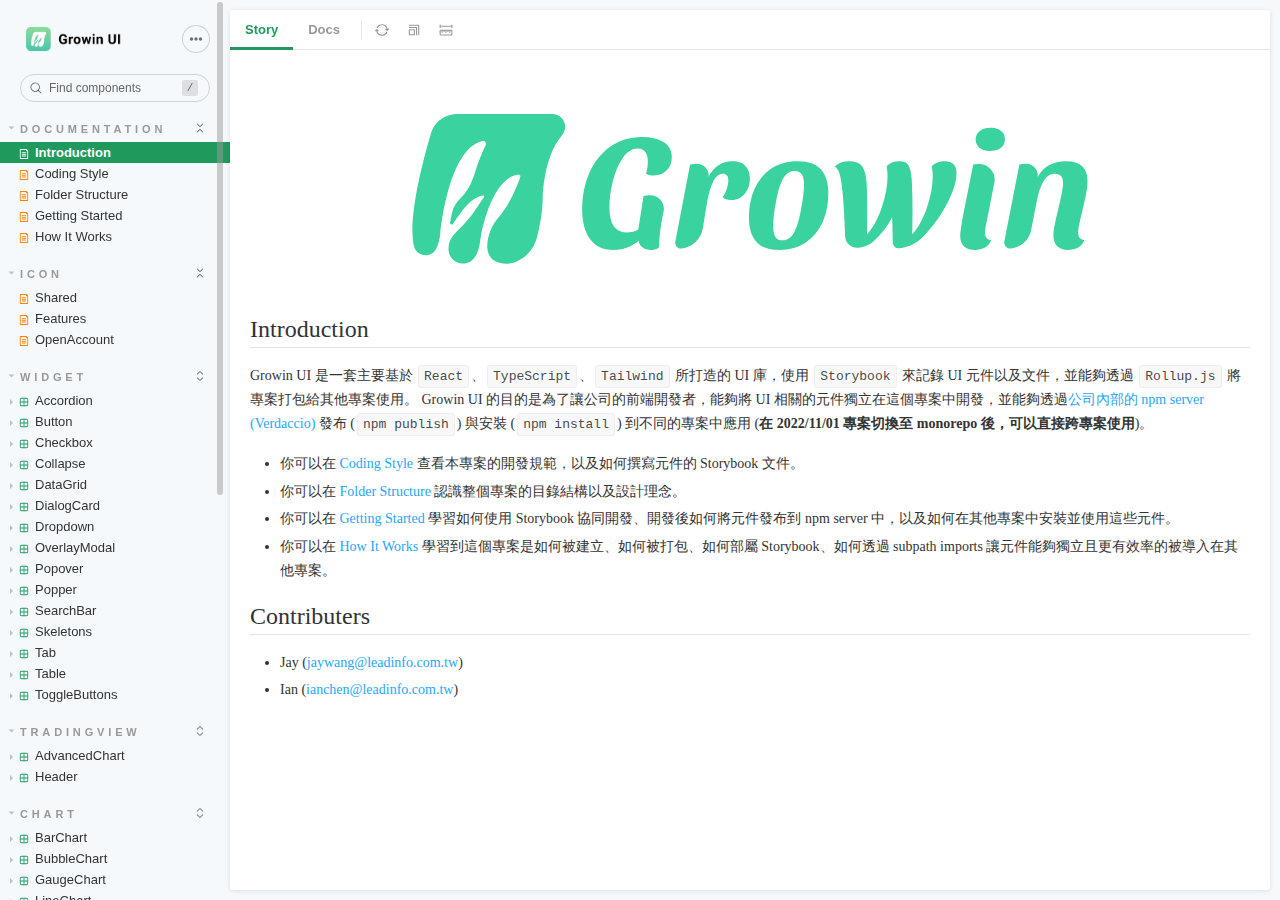
<file: index.html>
<!doctype html><html lang="en"><head><meta charset="utf-8"/><title>Webpack App</title><meta name="viewport" content="width=device-width,initial-scale=1"/><style>html, body {
    overflow: hidden;
    height: 100%;
    width: 100%;
    margin: 0;
    padding: 0;
  }

  * {
    box-sizing: border-box;
  }</style><script>/* globals window */
  /* eslint-disable no-underscore-dangle */
  try {
    if (window.top !== window) {
      window.__REACT_DEVTOOLS_GLOBAL_HOOK__ = window.top.__REACT_DEVTOOLS_GLOBAL_HOOK__;
    }
  } catch (e) {
    // eslint-disable-next-line no-console
    console.warn('unable to connect to top frame for connecting dev tools');
  }

  window.onerror = function onerror(message, source, line, column, err) {
    if (window.CONFIG_TYPE !== 'DEVELOPMENT') return;
    // eslint-disable-next-line no-var, vars-on-top
    var xhr = new window.XMLHttpRequest();
    xhr.open('POST', '/runtime-error');
    xhr.setRequestHeader('Content-Type', 'application/json;charset=UTF-8');
    xhr.send(
      JSON.stringify({
        /* eslint-disable object-shorthand */
        message: message,
        source: source,
        line: line,
        column: column,
        error: err && { message: err.message, name: err.name, stack: err.stack },
        origin: 'manager',
        /* eslint-enable object-shorthand */
      })
    );
  };</script><style>#root[hidden],
      #docs-root[hidden] {
        display: none !important;
      }</style></head><body><div id="root"></div><div id="docs-root"></div><script>window['CONFIG_TYPE'] = "PRODUCTION";
          
      
          
            window['LOGLEVEL'] = "info";
          
      
          
            window['FEATURES'] = {"postcss":true,"emotionAlias":false,"warnOnLegacyHierarchySeparator":true,"buildStoriesJson":false,"storyStoreV7":false,"modernInlineRender":false,"breakingChangesV7":false,"interactionsDebugger":false,"babelModeV7":false,"argTypeTargetsV7":false,"previewMdx2":false};
          
      
          
      
          
      
          
            window['DOCS_MODE'] = false;</script><script src="runtime~main.7b854e16344966cacca7.manager.bundle.js"></script><script src="vendors~main.25bce9409541d7ac2e86.manager.bundle.js"></script><script src="main.4fcb2f1686750a04ef5b.manager.bundle.js"></script></body></html>
</file>
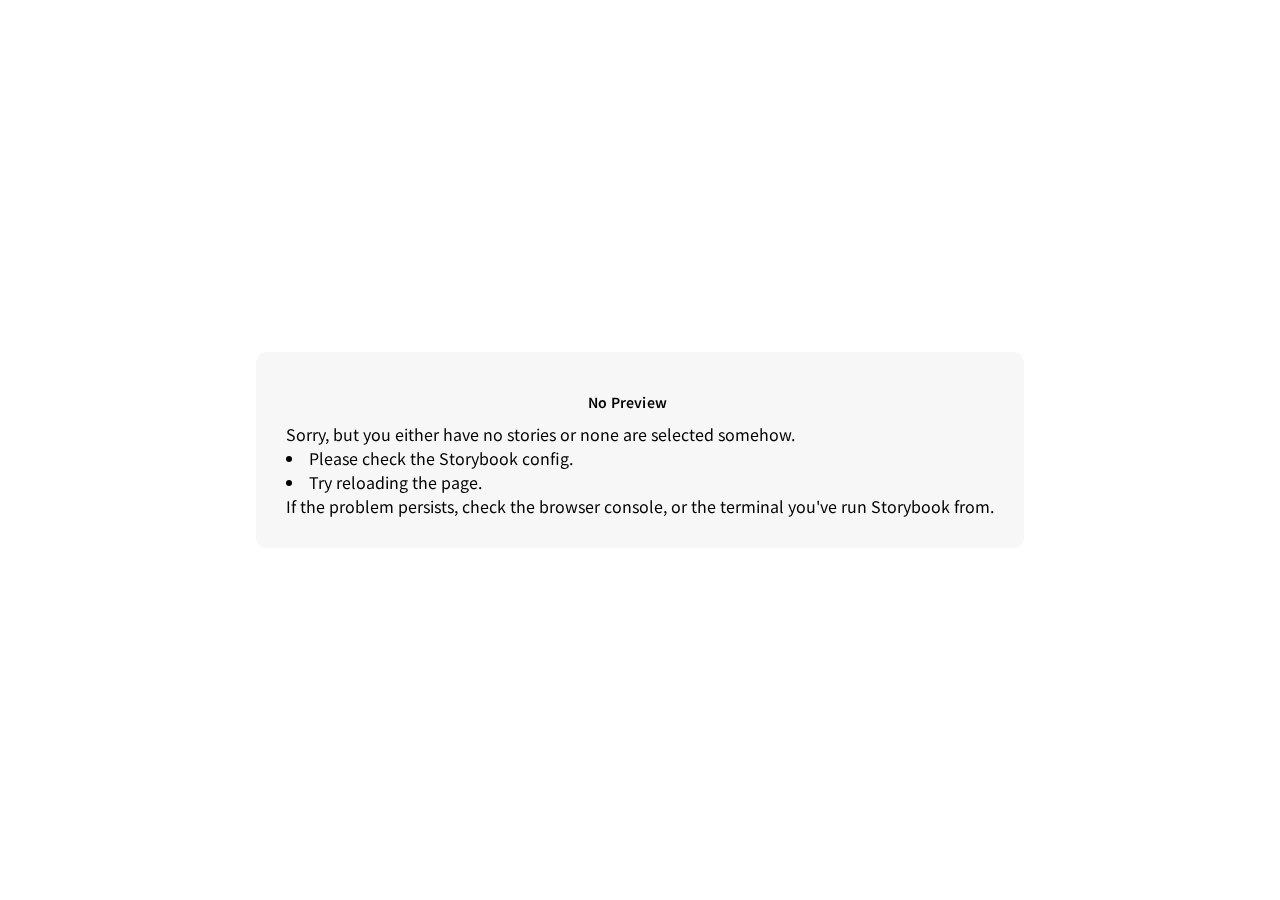
<file: iframe.html>
<!DOCTYPE html>
<!--suppress HtmlUnknownTarget -->
<html lang="en">
  <head>
    <meta charset="utf-8" />
    <title>Storybook</title>
    <meta name="viewport" content="width=device-width, initial-scale=1" />
    <script>
      window.CONFIG_TYPE = 'PRODUCTION';
      window.LOGLEVEL = 'info';
      window.FRAMEWORK_OPTIONS = {};
      window.CHANNEL_OPTIONS = {};
      window.FEATURES = {"postcss":true,"emotionAlias":false,"warnOnLegacyHierarchySeparator":true,"buildStoriesJson":false,"storyStoreV7":false,"modernInlineRender":false,"breakingChangesV7":false,"interactionsDebugger":false,"babelModeV7":false,"argTypeTargetsV7":false,"previewMdx2":false};
      window.STORIES = [{"titlePrefix":"","directory":"./src","files":"**/*.stories.@(js|jsx|ts|tsx|mdx)","importPathMatcher":"^\\.[\\\\/](?:src(?:\\/(?!\\.)(?:(?:(?!(?:^|\\/)\\.).)*?)\\/|\\/|$)(?!\\.)(?=.)[^/]*?\\.stories\\.(js|jsx|ts|tsx|mdx))$"},{"titlePrefix":"","directory":"./docs","files":"**/*.stories.mdx","importPathMatcher":"^\\.[\\\\/](?:docs(?:\\/(?!\\.)(?:(?:(?!(?:^|\\/)\\.).)*?)\\/|\\/|$)(?!\\.)(?=.)[^/]*?\\.stories\\.mdx)$"}];
      window.SERVER_CHANNEL_URL = undefined;

      // We do this so that "module && module.hot" etc. in Storybook source code
      // doesn't fail (it will simply be disabled)
      window.module = undefined;
    </script>
    <base target="_parent" />

<style>
  /* While we aren't showing the main block yet, but still preparing, we want everything the user
     has rendered, which may or may not be in #root, to be display none */
  .sb-show-preparing-story:not(.sb-show-main) > :not(.sb-preparing-story) {
    display: none;
  }

  .sb-show-preparing-docs:not(.sb-show-main) > :not(.sb-preparing-docs) {
    display: none;
  }

  /* Hide our own blocks when we aren't supposed to be showing them */
  :not(.sb-show-preparing-story) > .sb-preparing-story,
  :not(.sb-show-preparing-docs) > .sb-preparing-docs,
  :not(.sb-show-nopreview) > .sb-nopreview,
  :not(.sb-show-errordisplay) > .sb-errordisplay {
    display: none;
  }

  .sb-show-main.sb-main-centered {
    margin: 0;
    display: flex;
    align-items: center;
    min-height: 100vh;
  }

  .sb-show-main.sb-main-centered #root {
    box-sizing: border-box;
    margin: auto;
    padding: 1rem;
    max-height: 100%; /* Hack for centering correctly in IE11 */
  }

  /* Vertical centering fix for IE11 */
  @media screen and (-ms-high-contrast: none), (-ms-high-contrast: active) {
    .sb-show-main.sb-main-centered:after {
      content: '';
      min-height: inherit;
      font-size: 0;
    }
  }

  .sb-show-main.sb-main-fullscreen {
    margin: 0;
    padding: 0;
    display: block;
  }

  .sb-show-main.sb-main-padded {
    margin: 0;
    padding: 1rem;
    display: block;
    box-sizing: border-box;
  }

  .sb-wrapper {
    position: fixed;
    top: 0;
    bottom: 0;
    left: 0;
    right: 0;
    padding: 20px;
    font-family: 'Nunito Sans', -apple-system, '.SFNSText-Regular', 'San Francisco',
      BlinkMacSystemFont, 'Segoe UI', 'Helvetica Neue', Helvetica, Arial, sans-serif;
    -webkit-font-smoothing: antialiased;
    overflow: auto;
  }

  .sb-heading {
    font-size: 14px;
    font-weight: 600;
    letter-spacing: 0.2px;
    margin: 10px 0;
    padding-right: 25px;
  }

  .sb-nopreview {
    display: flex;
    align-content: center;
    justify-content: center;
  }

  .sb-nopreview_main {
    margin: auto;
    padding: 30px;
    border-radius: 10px;
    background: rgba(0, 0, 0, 0.03);
  }

  .sb-nopreview_heading {
    text-align: center;
  }

  .sb-errordisplay {
    border: 20px solid rgb(187, 49, 49);
    background: #222;
    color: #fff;
    z-index: 999999;
  }

  .sb-errordisplay_code {
    padding: 10px;
    background: #000;
    color: #eee;
    font-family: 'Operator Mono', 'Fira Code Retina', 'Fira Code', 'FiraCode-Retina', 'Andale Mono',
      'Lucida Console', Consolas, Monaco, monospace;
  }

  .sb-errordisplay pre {
    white-space: pre-wrap;
  }

  @-webkit-keyframes sb-rotate360 {
    from {
      transform: rotate(0deg);
    }
    to {
      transform: rotate(360deg);
    }
  }
  @keyframes sb-rotate360 {
    from {
      transform: rotate(0deg);
    }
    to {
      transform: rotate(360deg);
    }
  }
  @-webkit-keyframes sb-glow {
    0%,
    100% {
      opacity: 1;
    }
    50% {
      opacity: 0.4;
    }
  }
  @keyframes sb-glow {
    0%,
    100% {
      opacity: 1;
    }
    50% {
      opacity: 0.4;
    }
  }

  /* We display the preparing loaders *over* the rendering story */
  .sb-preparing-story,
  .sb-preparing-docs {
    background-color: white;
    /* Maximum possible z-index. It would be better to use stacking contexts to ensure it's always
    on top, but this isn't possible as it would require making CSS changes that could affect user code */
    z-index: 2147483647;
  }

  .sb-loader {
    -webkit-animation: sb-rotate360 0.7s linear infinite;
    animation: sb-rotate360 0.7s linear infinite;
    border-color: rgba(97, 97, 97, 0.29);
    border-radius: 50%;
    border-style: solid;
    border-top-color: #646464;
    border-width: 2px;
    display: inline-block;
    height: 32px;
    left: 50%;
    margin-left: -16px;
    margin-top: -16px;
    mix-blend-mode: difference;
    overflow: hidden;
    position: absolute;
    top: 50%;
    transition: all 200ms ease-out;
    vertical-align: top;
    width: 32px;
    z-index: 4;
  }

  .sb-previewBlock {
    background: #fff;
    border: 1px solid rgba(0, 0, 0, 0.1);
    border-radius: 4px;
    box-shadow: rgba(0, 0, 0, 0.1) 0 1px 3px 0;
    margin: 25px auto 40px;
    max-width: 600px;
  }

  .sb-previewBlock_header {
    align-items: center;
    box-shadow: rgba(0, 0, 0, 0.1) 0 -1px 0 0 inset;
    display: flex;
    gap: 14px;
    height: 40px;
    padding: 0 12px;
  }

  .sb-previewBlock_icon {
    -webkit-animation: sb-glow 1.5s ease-in-out infinite;
    animation: sb-glow 1.5s ease-in-out infinite;
    background: #e6e6e6;
    height: 14px;
    width: 14px;
  }
  .sb-previewBlock_icon:last-child {
    margin-left: auto;
  }

  .sb-previewBlock_body {
    -webkit-animation: sb-glow 1.5s ease-in-out infinite;
    animation: sb-glow 1.5s ease-in-out infinite;
    height: 182px;
    position: relative;
  }

  .sb-argstableBlock {
    border-collapse: collapse;
    border-spacing: 0;
    font-size: 13px;
    line-height: 20px;
    margin: 25px auto 40px;
    max-width: 600px;
    text-align: left;
    width: 100%;
  }
  .sb-argstableBlock th:first-of-type,
  .sb-argstableBlock td:first-of-type {
    padding-left: 20px;
  }
  .sb-argstableBlock th:nth-of-type(2),
  .sb-argstableBlock td:nth-of-type(2) {
    width: 35%;
  }
  .sb-argstableBlock th:nth-of-type(3),
  .sb-argstableBlock td:nth-of-type(3) {
    width: 15%;
  }
  .sb-argstableBlock th:last-of-type,
  .sb-argstableBlock td:last-of-type {
    width: 25%;
    padding-right: 20px;
  }
  .sb-argstableBlock th span,
  .sb-argstableBlock td span {
    -webkit-animation: sb-glow 1.5s ease-in-out infinite;
    animation: sb-glow 1.5s ease-in-out infinite;
    background-color: rgba(0, 0, 0, 0.1);
    border-radius: 0;
    box-shadow: none;
    color: transparent;
  }
  .sb-argstableBlock th {
    padding: 10px 15px;
  }

  .sb-argstableBlock-body {
    border-radius: 4px;
    box-shadow: rgba(0, 0, 0, 0.1) 0 1px 3px 1px, rgba(0, 0, 0, 0.065) 0 0 0 1px;
  }
  .sb-argstableBlock-body tr {
    background: transparent;
    overflow: hidden;
  }
  .sb-argstableBlock-body tr:not(:first-child) {
    border-top: 1px solid #e6e6e6;
  }
  .sb-argstableBlock-body tr:first-child td:first-child {
    border-top-left-radius: 4px;
  }
  .sb-argstableBlock-body tr:first-child td:last-child {
    border-top-right-radius: 4px;
  }
  .sb-argstableBlock-body tr:last-child td:first-child {
    border-bottom-left-radius: 4px;
  }
  .sb-argstableBlock-body tr:last-child td:last-child {
    border-bottom-right-radius: 4px;
  }
  .sb-argstableBlock-body td {
    background: #fff;
    padding-bottom: 10px;
    padding-top: 10px;
    vertical-align: top;
  }
  .sb-argstableBlock-body td:not(:first-of-type) {
    padding-left: 15px;
    padding-right: 15px;
  }
  .sb-argstableBlock-body button {
    -webkit-animation: sb-glow 1.5s ease-in-out infinite;
    animation: sb-glow 1.5s ease-in-out infinite;
    background-color: rgba(0, 0, 0, 0.1);
    border: 0;
    border-radius: 0;
    box-shadow: none;
    color: transparent;
    display: inline;
    font-size: 12px;
    line-height: 1;
    padding: 10px 16px;
  }

  .sb-argstableBlock-summary {
    margin-top: 4px;
  }

  .sb-argstableBlock-code {
    margin-right: 4px;
    margin-bottom: 4px;
    padding: 2px 5px;
  }
</style>

<script>
  /* globals window */
  /* eslint-disable no-underscore-dangle */
  try {
    if (window.top !== window) {
      window.__REACT_DEVTOOLS_GLOBAL_HOOK__ = window.top.__REACT_DEVTOOLS_GLOBAL_HOOK__;
      window.__VUE_DEVTOOLS_GLOBAL_HOOK__ = window.top.__VUE_DEVTOOLS_GLOBAL_HOOK__;
      window.top.__VUE_DEVTOOLS_CONTEXT__ = window.document;
    }
  } catch (e) {
    // eslint-disable-next-line no-console
    console.warn('unable to connect to top frame for connecting dev tools');
  }

  window.onerror = function onerror(message, source, line, column, err) {
    if (window.CONFIG_TYPE !== 'DEVELOPMENT') return;
    // eslint-disable-next-line no-var, vars-on-top
    var xhr = new window.XMLHttpRequest();
    xhr.open('POST', '/runtime-error');
    xhr.setRequestHeader('Content-Type', 'application/json;charset=UTF-8');
    xhr.send(
      JSON.stringify({
        /* eslint-disable object-shorthand */
        message: message,
        source: source,
        line: line,
        column: column,
        error: err && { message: err.message, name: err.name, stack: err.stack },
        origin: 'preview',
        /* eslint-enable object-shorthand */
      })
    );
  };
</script>
<link rel="preconnect" href="https://fonts.googleapis.com" />
<link rel="preconnect" href="https://fonts.gstatic.com" crossorigin />
<link
  href="https://fonts.googleapis.com/css2?family=Noto+Sans+TC:wght@400;500;700&display=swap"
  rel="stylesheet"
/>

    <script type="module" crossorigin src="./assets/iframe-24b8a559.js"></script>
    <link rel="modulepreload" crossorigin href="./assets/index-f61793b6.js">
    <link rel="modulepreload" crossorigin href="./assets/index-681e4b07-023528ef.js">
    <link rel="modulepreload" crossorigin href="./assets/es.number.is-integer-b3ce7f57.js">
    <link rel="modulepreload" crossorigin href="./assets/index-564ff72e.js">
    <link rel="modulepreload" crossorigin href="./assets/jsx-runtime-fb390b76.js">
    <link rel="stylesheet" href="./assets/iframe-da84f9d3.css">
  <style>
    .sb-show-preparing-story:not(.sb-show-main) > :not(.sb-preparing-story) {
      display: none;
    }
    .sb-show-preparing-docs:not(.sb-show-main) > :not(.sb-preparing-docs) {
      display: none;
    }
    :not(.sb-show-preparing-story) > .sb-preparing-story,
    :not(.sb-show-preparing-docs) > .sb-preparing-docs,
    :not(.sb-show-nopreview) > .sb-nopreview,
    :not(.sb-show-errordisplay) > .sb-errordisplay {
      display: none;
    }
    #root[hidden],
    #docs-root[hidden] {
      display: none !important;
    }
  </style>
</head>
  <body>
    <div class="sb-preparing-story sb-wrapper">
  <div class="sb-loader"></div>
</div>

<div class="sb-preparing-docs sb-wrapper">
  <div class="sb-previewBlock">
    <div class="sb-previewBlock_header">
      <div class="sb-previewBlock_icon"></div>
      <div class="sb-previewBlock_icon"></div>
      <div class="sb-previewBlock_icon"></div>
      <div class="sb-previewBlock_icon"></div>
    </div>
    <div class="sb-previewBlock_body">
      <div class="sb-loader"></div>
    </div>
  </div>
  <table aria-hidden="true" class="sb-argstableBlock">
    <thead class="sb-argstableBlock-head">
      <tr>
        <th><span>Name</span></th>
        <th><span>Description</span></th>
        <th><span>Default</span></th>
        <th><span>Control </span></th>
      </tr>
    </thead>
    <tbody class="sb-argstableBlock-body">
      <tr>
        <td><span>propertyName</span><span title="Required">*</span></td>
        <td>
          <div><span>This is a short description</span></div>
          <div class="sb-argstableBlock-summary">
            <div><span class="sb-argstableBlock-code">summary</span></div>
          </div>
        </td>
        <td>
          <div><span class="sb-argstableBlock-code">defaultValue</span></div>
        </td>
        <td><button>Set string</button></td>
      </tr>
      <tr>
        <td><span>propertyName</span><span>*</span></td>
        <td>
          <div><span>This is a short description</span></div>
          <div class="sb-argstableBlock-summary">
            <div><span class="sb-argstableBlock-code">summary</span></div>
          </div>
        </td>
        <td>
          <div><span class="sb-argstableBlock-code">defaultValue</span></div>
        </td>
        <td><button>Set string</button></td>
      </tr>
      <tr>
        <td><span>propertyName</span><span>*</span></td>
        <td>
          <div><span>This is a short description</span></div>
          <div class="sb-argstableBlock-summary">
            <div><span class="sb-argstableBlock-code">summary</span></div>
          </div>
        </td>
        <td>
          <div><span class="sb-argstableBlock-code">defaultValue</span></div>
        </td>
        <td><button>Set string</button></td>
      </tr>
    </tbody>
  </table>
</div>

<div class="sb-nopreview sb-wrapper">
  <div class="sb-nopreview_main">
    <h1 class="sb-nopreview_heading sb-heading">No Preview</h1>
    <p>Sorry, but you either have no stories or none are selected somehow.</p>
    <ul>
      <li>Please check the Storybook config.</li>
      <li>Try reloading the page.</li>
    </ul>
    <p>
      If the problem persists, check the browser console, or the terminal you've run Storybook from.
    </p>
  </div>
</div>

<div class="sb-errordisplay sb-wrapper">
  <pre id="error-message" class="sb-heading"></pre>
  <pre class="sb-errordisplay_code"><code id="error-stack"></code></pre>
</div>

    <div id="root"></div>
    <div id="docs-root"></div>
    
  </body>
</html>
</file>
<file: assets/iframe-da84f9d3.css>
@charset "UTF-8";*,:before,:after{--tw-border-spacing-x: 0;--tw-border-spacing-y: 0;--tw-translate-x: 0;--tw-translate-y: 0;--tw-rotate: 0;--tw-skew-x: 0;--tw-skew-y: 0;--tw-scale-x: 1;--tw-scale-y: 1;--tw-pan-x: ;--tw-pan-y: ;--tw-pinch-zoom: ;--tw-scroll-snap-strictness: proximity;--tw-ordinal: ;--tw-slashed-zero: ;--tw-numeric-figure: ;--tw-numeric-spacing: ;--tw-numeric-fraction: ;--tw-ring-inset: ;--tw-ring-offset-width: 0px;--tw-ring-offset-color: #fff;--tw-ring-color: rgb(59 130 246 / .5);--tw-ring-offset-shadow: 0 0 #0000;--tw-ring-shadow: 0 0 #0000;--tw-shadow: 0 0 #0000;--tw-shadow-colored: 0 0 #0000;--tw-blur: ;--tw-brightness: ;--tw-contrast: ;--tw-grayscale: ;--tw-hue-rotate: ;--tw-invert: ;--tw-saturate: ;--tw-sepia: ;--tw-drop-shadow: ;--tw-backdrop-blur: ;--tw-backdrop-brightness: ;--tw-backdrop-contrast: ;--tw-backdrop-grayscale: ;--tw-backdrop-hue-rotate: ;--tw-backdrop-invert: ;--tw-backdrop-opacity: ;--tw-backdrop-saturate: ;--tw-backdrop-sepia: }::-webkit-backdrop{--tw-border-spacing-x: 0;--tw-border-spacing-y: 0;--tw-translate-x: 0;--tw-translate-y: 0;--tw-rotate: 0;--tw-skew-x: 0;--tw-skew-y: 0;--tw-scale-x: 1;--tw-scale-y: 1;--tw-pan-x: ;--tw-pan-y: ;--tw-pinch-zoom: ;--tw-scroll-snap-strictness: proximity;--tw-ordinal: ;--tw-slashed-zero: ;--tw-numeric-figure: ;--tw-numeric-spacing: ;--tw-numeric-fraction: ;--tw-ring-inset: ;--tw-ring-offset-width: 0px;--tw-ring-offset-color: #fff;--tw-ring-color: rgb(59 130 246 / .5);--tw-ring-offset-shadow: 0 0 #0000;--tw-ring-shadow: 0 0 #0000;--tw-shadow: 0 0 #0000;--tw-shadow-colored: 0 0 #0000;--tw-blur: ;--tw-brightness: ;--tw-contrast: ;--tw-grayscale: ;--tw-hue-rotate: ;--tw-invert: ;--tw-saturate: ;--tw-sepia: ;--tw-drop-shadow: ;--tw-backdrop-blur: ;--tw-backdrop-brightness: ;--tw-backdrop-contrast: ;--tw-backdrop-grayscale: ;--tw-backdrop-hue-rotate: ;--tw-backdrop-invert: ;--tw-backdrop-opacity: ;--tw-backdrop-saturate: ;--tw-backdrop-sepia: }::backdrop{--tw-border-spacing-x: 0;--tw-border-spacing-y: 0;--tw-translate-x: 0;--tw-translate-y: 0;--tw-rotate: 0;--tw-skew-x: 0;--tw-skew-y: 0;--tw-scale-x: 1;--tw-scale-y: 1;--tw-pan-x: ;--tw-pan-y: ;--tw-pinch-zoom: ;--tw-scroll-snap-strictness: proximity;--tw-ordinal: ;--tw-slashed-zero: ;--tw-numeric-figure: ;--tw-numeric-spacing: ;--tw-numeric-fraction: ;--tw-ring-inset: ;--tw-ring-offset-width: 0px;--tw-ring-offset-color: #fff;--tw-ring-color: rgb(59 130 246 / .5);--tw-ring-offset-shadow: 0 0 #0000;--tw-ring-shadow: 0 0 #0000;--tw-shadow: 0 0 #0000;--tw-shadow-colored: 0 0 #0000;--tw-blur: ;--tw-brightness: ;--tw-contrast: ;--tw-grayscale: ;--tw-hue-rotate: ;--tw-invert: ;--tw-saturate: ;--tw-sepia: ;--tw-drop-shadow: ;--tw-backdrop-blur: ;--tw-backdrop-brightness: ;--tw-backdrop-contrast: ;--tw-backdrop-grayscale: ;--tw-backdrop-hue-rotate: ;--tw-backdrop-invert: ;--tw-backdrop-opacity: ;--tw-backdrop-saturate: ;--tw-backdrop-sepia: }.container{width:100%}.\!container{width:100%!important}@media (min-width: 640px){.container{max-width:640px}.\!container{max-width:640px!important}}@media (min-width: 768px){.container{max-width:768px}.\!container{max-width:768px!important}}@media (min-width: 1024px){.container{max-width:1024px}.\!container{max-width:1024px!important}}@media (min-width: 1280px){.container{max-width:1280px}.\!container{max-width:1280px!important}}@media (min-width: 1536px){.container{max-width:1536px}.\!container{max-width:1536px!important}}@media (min-width: 1600px){.container{max-width:1600px}.\!container{max-width:1600px!important}}@media (min-width: 1920px){.container{max-width:1920px}.\!container{max-width:1920px!important}}.pointer-events-none{pointer-events:none!important}.visible,.\!visible{visibility:visible!important}.invisible{visibility:hidden!important}.collapse{visibility:collapse!important}.static{position:static!important}.fixed{position:fixed!important}.absolute{position:absolute!important}.relative{position:relative!important}.sticky{position:sticky!important}.top-\[0\.5rem\]{top:.5rem!important}.left-\[0\.5rem\]{left:.5rem!important}.top-1\/2{top:50%!important}.left-1\/2{left:50%!important}.top-0{top:0px!important}.left-6{left:1.5rem!important}.right-0{right:0px!important}.top-\[-3px\]{top:-3px!important}.left-\[-2px\]{left:-2px!important}.top-\[-32px\]{top:-32px!important}.left-\[50\%\]{left:50%!important}.top-\[-26px\]{top:-26px!important}.left-0{left:0px!important}.bottom-\[-30px\]{bottom:-30px!important}.top-\[-30px\]{top:-30px!important}.right-\[-30px\]{right:-30px!important}.top-\[50\%\]{top:50%!important}.left-\[-30px\]{left:-30px!important}.top-\[-9px\]{top:-9px!important}.bottom-\[-9px\]{bottom:-9px!important}.right-\[-9px\]{right:-9px!important}.left-\[-9px\]{left:-9px!important}.bottom-0{bottom:0px!important}.isolate{isolation:isolate!important}.z-50{z-index:50!important}.z-auto{z-index:auto!important}.z-\[1\]{z-index:1!important}.z-20{z-index:20!important}.z-\[-1\]{z-index:-1!important}.z-\[100\]{z-index:100!important}.order-2{order:2!important}.m-0{margin:0!important}.my-16{margin-top:4rem!important;margin-bottom:4rem!important}.mx-auto{margin-left:auto!important;margin-right:auto!important}.mx-4{margin-left:1rem!important;margin-right:1rem!important}.my-6{margin-top:1.5rem!important;margin-bottom:1.5rem!important}.mx-6{margin-left:1.5rem!important;margin-right:1.5rem!important}.mx-1{margin-left:.25rem!important;margin-right:.25rem!important}.my-4{margin-top:1rem!important;margin-bottom:1rem!important}.mt-4{margin-top:1rem!important}.-mt-6{margin-top:-1.5rem!important}.mt-10{margin-top:2.5rem!important}.mt-2{margin-top:.5rem!important}.ml-2{margin-left:.5rem!important}.box-border{box-sizing:border-box!important}.box-content{box-sizing:content-box!important}.block,.\!block{display:block!important}.inline-block{display:inline-block!important}.inline{display:inline!important}.flex{display:flex!important}.inline-flex{display:inline-flex!important}.table,.\!table{display:table!important}.grid{display:grid!important}.contents{display:contents!important}.hidden{display:none!important}.h-9{height:2.25rem!important}.h-5{height:1.25rem!important}.h-\[400px\]{height:400px!important}.h-\[200px\]{height:200px!important}.h-full{height:100%!important}.h-2{height:.5rem!important}.h-\[320px\]{height:320px!important}.h-\[500px\]{height:500px!important}.h-6{height:1.5rem!important}.h-0{height:0px!important}.h-\[38px\]{height:38px!important}.h-12{height:3rem!important}.h-\[300px\]{height:300px!important}.h-screen{height:100vh!important}.h-\[305px\]{height:305px!important}.h-\[54px\]{height:54px!important}.h-8{height:2rem!important}.h-\[600px\]{height:600px!important}.h-\[568px\]{height:568px!important}.h-4{height:1rem!important}.h-\[240px\]{height:240px!important}.h-fit{height:-webkit-fit-content!important;height:-moz-fit-content!important;height:fit-content!important}.h-1{height:.25rem!important}.h-\[800px\]{height:800px!important}.h-\[530px\]{height:530px!important}.h-\[100px\]{height:100px!important}.h-\[15px\]{height:15px!important}.h-3{height:.75rem!important}.h-\[48px\]{height:48px!important}.h-\[250px\]{height:250px!important}.h-\[150px\]{height:150px!important}.max-h-\[300px\]{max-height:300px!important}.min-h-0{min-height:0px!important}.min-h-\[460px\]{min-height:460px!important}.min-h-\[480px\]{min-height:480px!important}.min-h-\[55px\]{min-height:55px!important}.min-h-\[300px\]{min-height:300px!important}.w-\[300px\]{width:300px!important}.w-\[250px\]{width:250px!important}.w-full{width:100%!important}.w-\[125px\]{width:125px!important}.w-\[200px\]{width:200px!important}.w-11{width:2.75rem!important}.w-2{width:.5rem!important}.w-6{width:1.5rem!important}.w-5{width:1.25rem!important}.w-0{width:0px!important}.w-\[180px\]{width:180px!important}.w-\[38px\]{width:38px!important}.w-\[160px\]{width:160px!important}.w-8{width:2rem!important}.w-96{width:24rem!important}.w-\[320px\]{width:320px!important}.w-4{width:1rem!important}.w-\[240px\]{width:240px!important}.w-\[90\%\]{width:90%!important}.w-1{width:.25rem!important}.w-\[15px\]{width:15px!important}.w-3{width:.75rem!important}.w-\[720px\]{width:720px!important}.w-1\/2{width:50%!important}.w-\[400px\]{width:400px!important}.w-\[50px\]{width:50px!important}.min-w-\[250px\]{min-width:250px!important}.min-w-\[200px\]{min-width:200px!important}.min-w-0{min-width:0px!important}.min-w-\[110px\]{min-width:110px!important}.max-w-\[1140px\]{max-width:1140px!important}.max-w-\[250px\]{max-width:250px!important}.max-w-\[12px\]{max-width:12px!important}.max-w-\[300px\]{max-width:300px!important}.max-w-\[320px\]{max-width:320px!important}.max-w-\[1000px\]{max-width:1000px!important}.max-w-\[1050px\]{max-width:1050px!important}.max-w-\[450px\]{max-width:450px!important}.max-w-\[260px\]{max-width:260px!important}.max-w-\[30\%\]{max-width:30%!important}.max-w-\[65\%\]{max-width:65%!important}.max-w-\[800px\]{max-width:800px!important}.flex-1{flex:1 1 0%!important}.flex-shrink-0{flex-shrink:0!important}.shrink{flex-shrink:1!important}.shrink-0{flex-shrink:0!important}.flex-grow,.grow{flex-grow:1!important}.-translate-x-1\/2{--tw-translate-x: -50% !important;-webkit-transform:translate(var(--tw-translate-x),var(--tw-translate-y)) rotate(var(--tw-rotate)) skewX(var(--tw-skew-x)) skewY(var(--tw-skew-y)) scaleX(var(--tw-scale-x)) scaleY(var(--tw-scale-y))!important;transform:translate(var(--tw-translate-x),var(--tw-translate-y)) rotate(var(--tw-rotate)) skew(var(--tw-skew-x)) skewY(var(--tw-skew-y)) scaleX(var(--tw-scale-x)) scaleY(var(--tw-scale-y))!important}.-translate-y-1\/2{--tw-translate-y: -50% !important;-webkit-transform:translate(var(--tw-translate-x),var(--tw-translate-y)) rotate(var(--tw-rotate)) skewX(var(--tw-skew-x)) skewY(var(--tw-skew-y)) scaleX(var(--tw-scale-x)) scaleY(var(--tw-scale-y))!important;transform:translate(var(--tw-translate-x),var(--tw-translate-y)) rotate(var(--tw-rotate)) skew(var(--tw-skew-x)) skewY(var(--tw-skew-y)) scaleX(var(--tw-scale-x)) scaleY(var(--tw-scale-y))!important}.translate-x-\[-50\%\]{--tw-translate-x: -50% !important;-webkit-transform:translate(var(--tw-translate-x),var(--tw-translate-y)) rotate(var(--tw-rotate)) skewX(var(--tw-skew-x)) skewY(var(--tw-skew-y)) scaleX(var(--tw-scale-x)) scaleY(var(--tw-scale-y))!important;transform:translate(var(--tw-translate-x),var(--tw-translate-y)) rotate(var(--tw-rotate)) skew(var(--tw-skew-x)) skewY(var(--tw-skew-y)) scaleX(var(--tw-scale-x)) scaleY(var(--tw-scale-y))!important}.translate-y-\[-50\%\]{--tw-translate-y: -50% !important;-webkit-transform:translate(var(--tw-translate-x),var(--tw-translate-y)) rotate(var(--tw-rotate)) skewX(var(--tw-skew-x)) skewY(var(--tw-skew-y)) scaleX(var(--tw-scale-x)) scaleY(var(--tw-scale-y))!important;transform:translate(var(--tw-translate-x),var(--tw-translate-y)) rotate(var(--tw-rotate)) skew(var(--tw-skew-x)) skewY(var(--tw-skew-y)) scaleX(var(--tw-scale-x)) scaleY(var(--tw-scale-y))!important}.rotate-180{--tw-rotate: 180deg !important;-webkit-transform:translate(var(--tw-translate-x),var(--tw-translate-y)) rotate(var(--tw-rotate)) skewX(var(--tw-skew-x)) skewY(var(--tw-skew-y)) scaleX(var(--tw-scale-x)) scaleY(var(--tw-scale-y))!important;transform:translate(var(--tw-translate-x),var(--tw-translate-y)) rotate(var(--tw-rotate)) skew(var(--tw-skew-x)) skewY(var(--tw-skew-y)) scaleX(var(--tw-scale-x)) scaleY(var(--tw-scale-y))!important}.-rotate-90{--tw-rotate: -90deg !important;-webkit-transform:translate(var(--tw-translate-x),var(--tw-translate-y)) rotate(var(--tw-rotate)) skewX(var(--tw-skew-x)) skewY(var(--tw-skew-y)) scaleX(var(--tw-scale-x)) scaleY(var(--tw-scale-y))!important;transform:translate(var(--tw-translate-x),var(--tw-translate-y)) rotate(var(--tw-rotate)) skew(var(--tw-skew-x)) skewY(var(--tw-skew-y)) scaleX(var(--tw-scale-x)) scaleY(var(--tw-scale-y))!important}.rotate-0{--tw-rotate: 0deg !important;-webkit-transform:translate(var(--tw-translate-x),var(--tw-translate-y)) rotate(var(--tw-rotate)) skewX(var(--tw-skew-x)) skewY(var(--tw-skew-y)) scaleX(var(--tw-scale-x)) scaleY(var(--tw-scale-y))!important;transform:translate(var(--tw-translate-x),var(--tw-translate-y)) rotate(var(--tw-rotate)) skew(var(--tw-skew-x)) skewY(var(--tw-skew-y)) scaleX(var(--tw-scale-x)) scaleY(var(--tw-scale-y))!important}.rotate-\[45deg\]{--tw-rotate: 45deg !important;-webkit-transform:translate(var(--tw-translate-x),var(--tw-translate-y)) rotate(var(--tw-rotate)) skewX(var(--tw-skew-x)) skewY(var(--tw-skew-y)) scaleX(var(--tw-scale-x)) scaleY(var(--tw-scale-y))!important;transform:translate(var(--tw-translate-x),var(--tw-translate-y)) rotate(var(--tw-rotate)) skew(var(--tw-skew-x)) skewY(var(--tw-skew-y)) scaleX(var(--tw-scale-x)) scaleY(var(--tw-scale-y))!important}.scale-75{--tw-scale-x: .75 !important;--tw-scale-y: .75 !important;-webkit-transform:translate(var(--tw-translate-x),var(--tw-translate-y)) rotate(var(--tw-rotate)) skewX(var(--tw-skew-x)) skewY(var(--tw-skew-y)) scaleX(var(--tw-scale-x)) scaleY(var(--tw-scale-y))!important;transform:translate(var(--tw-translate-x),var(--tw-translate-y)) rotate(var(--tw-rotate)) skew(var(--tw-skew-x)) skewY(var(--tw-skew-y)) scaleX(var(--tw-scale-x)) scaleY(var(--tw-scale-y))!important}.transform{-webkit-transform:translate(var(--tw-translate-x),var(--tw-translate-y)) rotate(var(--tw-rotate)) skewX(var(--tw-skew-x)) skewY(var(--tw-skew-y)) scaleX(var(--tw-scale-x)) scaleY(var(--tw-scale-y))!important;transform:translate(var(--tw-translate-x),var(--tw-translate-y)) rotate(var(--tw-rotate)) skew(var(--tw-skew-x)) skewY(var(--tw-skew-y)) scaleX(var(--tw-scale-x)) scaleY(var(--tw-scale-y))!important}@-webkit-keyframes shake{10%,90%{-webkit-transform:translate3d(-1px,0,0);transform:translate3d(-1px,0,0)}20%,80%{-webkit-transform:translate3d(2px,0,0);transform:translate3d(2px,0,0)}30%,50%,70%{-webkit-transform:translate3d(-2px,0,0);transform:translate3d(-2px,0,0)}40%,60%{-webkit-transform:translate3d(2px,0,0);transform:translate3d(2px,0,0)}}@keyframes shake{10%,90%{-webkit-transform:translate3d(-1px,0,0);transform:translate3d(-1px,0,0)}20%,80%{-webkit-transform:translate3d(2px,0,0);transform:translate3d(2px,0,0)}30%,50%,70%{-webkit-transform:translate3d(-2px,0,0);transform:translate3d(-2px,0,0)}40%,60%{-webkit-transform:translate3d(2px,0,0);transform:translate3d(2px,0,0)}}.animate-shake{-webkit-animation:shake .82s cubic-bezier(.36,.07,.19,.97) both!important;animation:shake .82s cubic-bezier(.36,.07,.19,.97) both!important}.cursor-pointer{cursor:pointer!important}.cursor-default{cursor:default!important}.select-none,.\!select-none{-webkit-user-select:none!important;-moz-user-select:none!important;-ms-user-select:none!important;user-select:none!important}.resize{resize:both!important}.list-none{list-style-type:none!important}.flex-row{flex-direction:row!important}.flex-row-reverse{flex-direction:row-reverse!important}.flex-col{flex-direction:column!important}.flex-wrap{flex-wrap:wrap!important}.items-start{align-items:flex-start!important}.items-end{align-items:flex-end!important}.items-center{align-items:center!important}.justify-start{justify-content:flex-start!important}.justify-end{justify-content:flex-end!important}.justify-center{justify-content:center!important}.justify-between{justify-content:space-between!important}.justify-evenly{justify-content:space-evenly!important}.gap-4{gap:1rem!important}.gap-1{gap:.25rem!important}.gap-2{gap:.5rem!important}.gap-3{gap:.75rem!important}.gap-10{gap:2.5rem!important}.gap-8{gap:2rem!important}.gap-5{gap:1.25rem!important}.gap-6{gap:1.5rem!important}.gap-7{gap:1.75rem!important}.gap-\[2\%\]{gap:2%!important}.gap-0{gap:0px!important}.space-y-4>:not([hidden])~:not([hidden]){--tw-space-y-reverse: 0 !important;margin-top:calc(1rem * calc(1 - var(--tw-space-y-reverse)))!important;margin-bottom:calc(1rem * var(--tw-space-y-reverse))!important}.space-y-2>:not([hidden])~:not([hidden]){--tw-space-y-reverse: 0 !important;margin-top:calc(.5rem * calc(1 - var(--tw-space-y-reverse)))!important;margin-bottom:calc(.5rem * var(--tw-space-y-reverse))!important}.space-x-2>:not([hidden])~:not([hidden]){--tw-space-x-reverse: 0 !important;margin-right:calc(.5rem * var(--tw-space-x-reverse))!important;margin-left:calc(.5rem * calc(1 - var(--tw-space-x-reverse)))!important}.space-x-4>:not([hidden])~:not([hidden]){--tw-space-x-reverse: 0 !important;margin-right:calc(1rem * var(--tw-space-x-reverse))!important;margin-left:calc(1rem * calc(1 - var(--tw-space-x-reverse)))!important}.space-y-6>:not([hidden])~:not([hidden]){--tw-space-y-reverse: 0 !important;margin-top:calc(1.5rem * calc(1 - var(--tw-space-y-reverse)))!important;margin-bottom:calc(1.5rem * var(--tw-space-y-reverse))!important}.space-x-20>:not([hidden])~:not([hidden]){--tw-space-x-reverse: 0 !important;margin-right:calc(5rem * var(--tw-space-x-reverse))!important;margin-left:calc(5rem * calc(1 - var(--tw-space-x-reverse)))!important}.space-y-10>:not([hidden])~:not([hidden]){--tw-space-y-reverse: 0 !important;margin-top:calc(2.5rem * calc(1 - var(--tw-space-y-reverse)))!important;margin-bottom:calc(2.5rem * var(--tw-space-y-reverse))!important}.space-x-6>:not([hidden])~:not([hidden]){--tw-space-x-reverse: 0 !important;margin-right:calc(1.5rem * var(--tw-space-x-reverse))!important;margin-left:calc(1.5rem * calc(1 - var(--tw-space-x-reverse)))!important}.space-x-8>:not([hidden])~:not([hidden]){--tw-space-x-reverse: 0 !important;margin-right:calc(2rem * var(--tw-space-x-reverse))!important;margin-left:calc(2rem * calc(1 - var(--tw-space-x-reverse)))!important}.divide-y>:not([hidden])~:not([hidden]){--tw-divide-y-reverse: 0 !important;border-top-width:calc(1px * calc(1 - var(--tw-divide-y-reverse)))!important;border-bottom-width:calc(1px * var(--tw-divide-y-reverse))!important}.self-end{align-self:flex-end!important}.self-center{align-self:center!important}.overflow-hidden{overflow:hidden!important}.\!overflow-x-auto{overflow-x:auto!important}.overflow-y-auto{overflow-y:auto!important}.truncate{overflow:hidden!important;text-overflow:ellipsis!important;white-space:nowrap!important}.whitespace-nowrap{white-space:nowrap!important}.rounded{border-radius:.25rem!important}.rounded-md{border-radius:.375rem!important}.rounded-\[0\.5rem\],.rounded-lg{border-radius:.5rem!important}.rounded-full{border-radius:9999px!important}.rounded-\[10px\]{border-radius:10px!important}.rounded-sm{border-radius:.125rem!important}.rounded-xl{border-radius:.75rem!important}.rounded-\[3px\]{border-radius:3px!important}.border{border-width:1px!important}.border-0{border-width:0px!important}.border-2{border-width:2px!important}.border-\[3px\]{border-width:3px!important}.border-\[1px\]{border-width:1px!important}.border-\[1\.5px\]{border-width:1.5px!important}.border-\[15px\]{border-width:15px!important}.border-x-2{border-left-width:2px!important;border-right-width:2px!important}.border-b,.border-b-\[1px\]{border-bottom-width:1px!important}.border-t-\[32px\]{border-top-width:32px!important}.border-b-\[3px\]{border-bottom-width:3px!important}.border-l{border-left-width:1px!important}.border-t-\[1px\]{border-top-width:1px!important}.border-solid{border-style:solid!important}.border-none{border-style:none!important}.border-input-border-color{--tw-border-opacity: 1 !important;border-color:rgb(189 189 189 / var(--tw-border-opacity))!important}.border-white{--tw-border-opacity: 1 !important;border-color:rgb(255 255 255 / var(--tw-border-opacity))!important}.border-\[\#58C1D7\]{--tw-border-opacity: 1 !important;border-color:rgb(88 193 215 / var(--tw-border-opacity))!important}.border-gray-200{--tw-border-opacity: 1 !important;border-color:rgb(229 231 235 / var(--tw-border-opacity))!important}.border-green-500{--tw-border-opacity: 1 !important;border-color:rgb(34 197 94 / var(--tw-border-opacity))!important}.border-\[\#ECB014\]{--tw-border-opacity: 1 !important;border-color:rgb(236 176 20 / var(--tw-border-opacity))!important}.border-\[\#FFCF50\]{--tw-border-opacity: 1 !important;border-color:rgb(255 207 80 / var(--tw-border-opacity))!important}.border-\[\#E4EB8B\]{--tw-border-opacity: 1 !important;border-color:rgb(228 235 139 / var(--tw-border-opacity))!important}.border-\[\#80D6D3\]{--tw-border-opacity: 1 !important;border-color:rgb(128 214 211 / var(--tw-border-opacity))!important}.border-\[\#14B3BC\]{--tw-border-opacity: 1 !important;border-color:rgb(20 179 188 / var(--tw-border-opacity))!important}.border-\[\#B0CFE1\]{--tw-border-opacity: 1 !important;border-color:rgb(176 207 225 / var(--tw-border-opacity))!important}.border-\[\#1D527E\]{--tw-border-opacity: 1 !important;border-color:rgb(29 82 126 / var(--tw-border-opacity))!important}.border-\[\#6293B7\]{--tw-border-opacity: 1 !important;border-color:rgb(98 147 183 / var(--tw-border-opacity))!important}.border-\[\#D0DFE9\]{--tw-border-opacity: 1 !important;border-color:rgb(208 223 233 / var(--tw-border-opacity))!important}.border-\[\#D9D9D9\]{--tw-border-opacity: 1 !important;border-color:rgb(217 217 217 / var(--tw-border-opacity))!important}.border-transparent{border-color:transparent!important}.border-b-\[\#D0DFE9\]{--tw-border-opacity: 1 !important;border-bottom-color:rgb(208 223 233 / var(--tw-border-opacity))!important}.border-l-\[\#D0DFE9\]{--tw-border-opacity: 1 !important;border-left-color:rgb(208 223 233 / var(--tw-border-opacity))!important}.border-l-\[\#6293B7\]{--tw-border-opacity: 1 !important;border-left-color:rgb(98 147 183 / var(--tw-border-opacity))!important}.border-t-\[\#BDBDBD\]{--tw-border-opacity: 1 !important;border-top-color:rgb(189 189 189 / var(--tw-border-opacity))!important}.border-b-\[\#BDBDBD\]{--tw-border-opacity: 1 !important;border-bottom-color:rgb(189 189 189 / var(--tw-border-opacity))!important}.border-b-\[\#fff\]{--tw-border-opacity: 1 !important;border-bottom-color:rgb(255 255 255 / var(--tw-border-opacity))!important}.border-t-\[\#fff\]{--tw-border-opacity: 1 !important;border-top-color:rgb(255 255 255 / var(--tw-border-opacity))!important}.border-l-\[\#fff\]{--tw-border-opacity: 1 !important;border-left-color:rgb(255 255 255 / var(--tw-border-opacity))!important}.border-r-\[\#fff\]{--tw-border-opacity: 1 !important;border-right-color:rgb(255 255 255 / var(--tw-border-opacity))!important}.border-l-\[\#D9D9D9\]{--tw-border-opacity: 1 !important;border-left-color:rgb(217 217 217 / var(--tw-border-opacity))!important}.border-t-\[\#D9D9D9\]{--tw-border-opacity: 1 !important;border-top-color:rgb(217 217 217 / var(--tw-border-opacity))!important}.border-r-\[\#D9D9D9\]{--tw-border-opacity: 1 !important;border-right-color:rgb(217 217 217 / var(--tw-border-opacity))!important}.border-b-\[\#D9D9D9\]{--tw-border-opacity: 1 !important;border-bottom-color:rgb(217 217 217 / var(--tw-border-opacity))!important}.bg-white{--tw-bg-opacity: 1 !important;background-color:rgb(255 255 255 / var(--tw-bg-opacity))!important}.bg-\[\#F7F7F7\]{--tw-bg-opacity: 1 !important;background-color:rgb(247 247 247 / var(--tw-bg-opacity))!important}.bg-\[hsl\(216\,12\%\,84\%\)\]{--tw-bg-opacity: 1 !important;background-color:hsl(216 12% 84% / var(--tw-bg-opacity))!important}.bg-\[hsl\(44\,88\%\,64\%\)\]\/50{background-color:#f4c95280!important}.bg-\[hsl\(50\,100\%\,78\%\)\]\/60{background-color:#ffec8f99!important}.bg-\[hsl\(65\,62\%\,77\%\)\]\/60{background-color:#e3e9a099!important}.bg-\[hsl\(177\,52\%\,87\%\)\]\/50{background-color:#cdefed80!important}.bg-\[hsl\(183\,81\%\,41\%\)\]\/20{background-color:#14b5bd33!important}.bg-\[hsl\(0\,0\%\,93\%\)\]{--tw-bg-opacity: 1 !important;background-color:hsl(0 0% 93% / var(--tw-bg-opacity))!important}.bg-\[\#58C1D7\]{--tw-bg-opacity: 1 !important;background-color:rgb(88 193 215 / var(--tw-bg-opacity))!important}.bg-\[\#EEEEEE\]{--tw-bg-opacity: 1 !important;background-color:rgb(238 238 238 / var(--tw-bg-opacity))!important}.bg-\[\#80D6D3\]{--tw-bg-opacity: 1 !important;background-color:rgb(128 214 211 / var(--tw-bg-opacity))!important}.bg-\[\#E0E87A\]{--tw-bg-opacity: 1 !important;background-color:rgb(224 232 122 / var(--tw-bg-opacity))!important}.bg-\[\#5A8FD6\]{--tw-bg-opacity: 1 !important;background-color:rgb(90 143 214 / var(--tw-bg-opacity))!important}.bg-\[\#ECB014\]{--tw-bg-opacity: 1 !important;background-color:rgb(236 176 20 / var(--tw-bg-opacity))!important}.bg-\[\#FFCF50\]{--tw-bg-opacity: 1 !important;background-color:rgb(255 207 80 / var(--tw-bg-opacity))!important}.bg-\[\#14B3BC\]{--tw-bg-opacity: 1 !important;background-color:rgb(20 179 188 / var(--tw-bg-opacity))!important}.bg-\[\#EAF2F7\]{--tw-bg-opacity: 1 !important;background-color:rgb(234 242 247 / var(--tw-bg-opacity))!important}.bg-\[\#E9F2F7\]{--tw-bg-opacity: 1 !important;background-color:rgb(233 242 247 / var(--tw-bg-opacity))!important}.bg-\[\#2574A4\]{--tw-bg-opacity: 1 !important;background-color:rgb(37 116 164 / var(--tw-bg-opacity))!important}.bg-\[\#135786\]{--tw-bg-opacity: 1 !important;background-color:rgb(19 87 134 / var(--tw-bg-opacity))!important}.bg-\[\#2D80AF\]{--tw-bg-opacity: 1 !important;background-color:rgb(45 128 175 / var(--tw-bg-opacity))!important}.bg-\[\#FF9112\]{--tw-bg-opacity: 1 !important;background-color:rgb(255 145 18 / var(--tw-bg-opacity))!important}.bg-pricing-table-bg{--tw-bg-opacity: 1 !important;background-color:rgb(222 243 247 / var(--tw-bg-opacity))!important}.bg-pricing-table-bg-light{--tw-bg-opacity: 1 !important;background-color:rgb(247 252 253 / var(--tw-bg-opacity))!important}.bg-black{--tw-bg-opacity: 1 !important;background-color:rgb(0 0 0 / var(--tw-bg-opacity))!important}.bg-\[\#F0F5FC\]{--tw-bg-opacity: 1 !important;background-color:rgb(240 245 252 / var(--tw-bg-opacity))!important}.bg-gray-300{--tw-bg-opacity: 1 !important;background-color:rgb(209 213 219 / var(--tw-bg-opacity))!important}.bg-gray-500{--tw-bg-opacity: 1 !important;background-color:rgb(107 114 128 / var(--tw-bg-opacity))!important}.bg-\[\#5A6E88\]{--tw-bg-opacity: 1 !important;background-color:rgb(90 110 136 / var(--tw-bg-opacity))!important}.bg-data-primary{--tw-bg-opacity: 1 !important;background-color:rgb(90 143 214 / var(--tw-bg-opacity))!important}.bg-\[\#f9fbfe\]{--tw-bg-opacity: 1 !important;background-color:rgb(249 251 254 / var(--tw-bg-opacity))!important}.bg-transparent{background-color:transparent!important}.fill-\[\#C2D6D9\]{fill:#c2d6d9!important}.fill-black{fill:#000!important}.fill-white{fill:#fff!important}.fill-\[\#0E64A0\]{fill:#0e64a0!important}.fill-\[\#bdbdbd\]{fill:#bdbdbd!important}.fill-\[\#5a8fd6\]{fill:#5a8fd6!important}.fill-\[\#797979\]{fill:#797979!important}.fill-\[\#58C1D7\]{fill:#58c1d7!important}.fill-data-primary{fill:#5a8fd6!important}.fill-\[\#1cbc75\]{fill:#1cbc75!important}.fill-data-primary-dark{fill:#225a9f!important}.fill-\[\#3ad29f\]{fill:#3ad29f!important}.fill-\[\#939393\]{fill:#939393!important}.fill-\[\#225a9f\]{fill:#225a9f!important}.fill-pricing-table-dark{fill:#2d80af!important}.fill-inactive-text-color{fill:#797979!important}.fill-normal-text-color{fill:#202020!important}.fill-disable-text-color{fill:#939393!important}.fill-input-border-color{fill:#bdbdbd!important}.stroke-\[\#BEBEBE\]{stroke:#bebebe!important}.stroke-\[\#939393\]{stroke:#939393!important}.stroke-black{stroke:#000!important}.stroke-\[\#3ad29f\]{stroke:#3ad29f!important}.stroke-2{stroke-width:2!important}.object-contain{-o-object-fit:contain!important;object-fit:contain!important}.p-4{padding:1rem!important}.p-10{padding:2.5rem!important}.p-\[0\.5rem\],.p-2{padding:.5rem!important}.p-3{padding:.75rem!important}.p-1{padding:.25rem!important}.p-0{padding:0!important}.p-6{padding:1.5rem!important}.px-4{padding-left:1rem!important;padding-right:1rem!important}.py-2{padding-top:.5rem!important;padding-bottom:.5rem!important}.px-8{padding-left:2rem!important;padding-right:2rem!important}.py-4{padding-top:1rem!important;padding-bottom:1rem!important}.py-10{padding-top:2.5rem!important;padding-bottom:2.5rem!important}.px-5{padding-left:1.25rem!important;padding-right:1.25rem!important}.py-3{padding-top:.75rem!important;padding-bottom:.75rem!important}.py-\[8px\]{padding-top:8px!important;padding-bottom:8px!important}.px-3{padding-left:.75rem!important;padding-right:.75rem!important}.px-2{padding-left:.5rem!important;padding-right:.5rem!important}.py-\[2px\]{padding-top:2px!important;padding-bottom:2px!important}.py-1{padding-top:.25rem!important;padding-bottom:.25rem!important}.py-5{padding-top:1.25rem!important;padding-bottom:1.25rem!important}.py-8{padding-top:2rem!important;padding-bottom:2rem!important}.px-6{padding-left:1.5rem!important;padding-right:1.5rem!important}.px-1{padding-left:.25rem!important;padding-right:.25rem!important}.py-\[1px\]{padding-top:1px!important;padding-bottom:1px!important}.py-0{padding-top:0!important;padding-bottom:0!important}.px-\[6\%\]{padding-left:6%!important;padding-right:6%!important}.py-\[4px\]{padding-top:4px!important;padding-bottom:4px!important}.py-\[7px\]{padding-top:7px!important;padding-bottom:7px!important}.px-\[8px\]{padding-left:8px!important;padding-right:8px!important}.pt-2{padding-top:.5rem!important}.pt-4{padding-top:1rem!important}.pl-4{padding-left:1rem!important}.pr-1{padding-right:.25rem!important}.pr-10{padding-right:2.5rem!important}.pb-4{padding-bottom:1rem!important}.pr-6{padding-right:1.5rem!important}.pr-3{padding-right:.75rem!important}.pl-2{padding-left:.5rem!important}.pr-5{padding-right:1.25rem!important}.pl-14{padding-left:3.5rem!important}.pl-10{padding-left:2.5rem!important}.pb-8{padding-bottom:2rem!important}.pt-8{padding-top:2rem!important}.pt-20{padding-top:5rem!important}.pl-6{padding-left:1.5rem!important}.pr-2{padding-right:.5rem!important}.pl-16{padding-left:4rem!important}.pb-6{padding-bottom:1.5rem!important}.pb-2{padding-bottom:.5rem!important}.pt-0{padding-top:0!important}.pl-8{padding-left:2rem!important}.pr-4{padding-right:1rem!important}.text-center{text-align:center!important}.text-right{text-align:right!important}.text-start{text-align:start!important}.text-sm{font-size:.875rem!important;line-height:1.25rem!important}.text-xs{font-size:.75rem!important;line-height:1rem!important}.text-base{font-size:1rem!important;line-height:1.5rem!important}.text-\[20px\]{font-size:20px!important}.text-xl{font-size:1.25rem!important;line-height:1.75rem!important}.text-\[35px\]{font-size:35px!important}.text-lg{font-size:1.125rem!important;line-height:1.75rem!important}.font-semibold{font-weight:600!important}.font-medium{font-weight:500!important}.font-bold{font-weight:700!important}.font-normal{font-weight:400!important}.font-black{font-weight:900!important}.uppercase{text-transform:uppercase!important}.lowercase{text-transform:lowercase!important}.ordinal{--tw-ordinal: ordinal !important;font-variant-numeric:var(--tw-ordinal) var(--tw-slashed-zero) var(--tw-numeric-figure) var(--tw-numeric-spacing) var(--tw-numeric-fraction)!important}.leading-5{line-height:1.25rem!important}.text-data-primary{--tw-text-opacity: 1 !important;color:rgb(90 143 214 / var(--tw-text-opacity))!important}.text-\[\#797979\]{--tw-text-opacity: 1 !important;color:rgb(121 121 121 / var(--tw-text-opacity))!important}.text-input-border-color{--tw-text-opacity: 1 !important;color:rgb(189 189 189 / var(--tw-text-opacity))!important}.text-\[\#434A4A\]{--tw-text-opacity: 1 !important;color:rgb(67 74 74 / var(--tw-text-opacity))!important}.text-gray-500{--tw-text-opacity: 1 !important;color:rgb(107 114 128 / var(--tw-text-opacity))!important}.text-gray-800{--tw-text-opacity: 1 !important;color:rgb(31 41 55 / var(--tw-text-opacity))!important}.text-gray-600{--tw-text-opacity: 1 !important;color:rgb(75 85 99 / var(--tw-text-opacity))!important}.text-white{--tw-text-opacity: 1 !important;color:rgb(255 255 255 / var(--tw-text-opacity))!important}.text-\[\#58C1D7\]{--tw-text-opacity: 1 !important;color:rgb(88 193 215 / var(--tw-text-opacity))!important}.text-\[\#202020\]{--tw-text-opacity: 1 !important;color:rgb(32 32 32 / var(--tw-text-opacity))!important}.text-\[\#BDBDBD\]{--tw-text-opacity: 1 !important;color:rgb(189 189 189 / var(--tw-text-opacity))!important}.text-\[\#939393\]{--tw-text-opacity: 1 !important;color:rgb(147 147 147 / var(--tw-text-opacity))!important}.text-\[\#\#BDBDBD\]{color:##BDBDBD!important}.text-\[\#5A8FD6\]{--tw-text-opacity: 1 !important;color:rgb(90 143 214 / var(--tw-text-opacity))!important}.text-\[\#2D80AF\]{--tw-text-opacity: 1 !important;color:rgb(45 128 175 / var(--tw-text-opacity))!important}.text-\[\#135786\]{--tw-text-opacity: 1 !important;color:rgb(19 87 134 / var(--tw-text-opacity))!important}.text-\[rgba\(255\,255\,255\,0\.6\)\]{color:#fff9!important}.text-disable-text-color{--tw-text-opacity: 1 !important;color:rgb(147 147 147 / var(--tw-text-opacity))!important}.text-gray-700{--tw-text-opacity: 1 !important;color:rgb(55 65 81 / var(--tw-text-opacity))!important}.text-\[\#5A8FD5\]{--tw-text-opacity: 1 !important;color:rgb(90 143 213 / var(--tw-text-opacity))!important}.text-normal-text-color{--tw-text-opacity: 1 !important;color:rgb(32 32 32 / var(--tw-text-opacity))!important}.text-rise{--tw-text-opacity: 1 !important;color:rgb(42 186 119 / var(--tw-text-opacity))!important}.text-fall{--tw-text-opacity: 1 !important;color:rgb(242 54 69 / var(--tw-text-opacity))!important}.text-blue-500{--tw-text-opacity: 1 !important;color:rgb(59 130 246 / var(--tw-text-opacity))!important}.text-black{--tw-text-opacity: 1 !important;color:rgb(0 0 0 / var(--tw-text-opacity))!important}.text-inactive-text-color{--tw-text-opacity: 1 !important;color:rgb(121 121 121 / var(--tw-text-opacity))!important}.text-\[\#f87171\]{--tw-text-opacity: 1 !important;color:rgb(248 113 113 / var(--tw-text-opacity))!important}.text-\[\#4ade80\]{--tw-text-opacity: 1 !important;color:rgb(74 222 128 / var(--tw-text-opacity))!important}.underline{text-decoration-line:underline!important}.line-through{text-decoration-line:line-through!important}.underline-offset-2{text-underline-offset:2px!important}.caret-\[\#248FE4\]{caret-color:#248fe4!important}.opacity-40{opacity:.4!important}.opacity-0{opacity:0!important}.opacity-\[0\.3\]{opacity:.3!important}.opacity-60{opacity:.6!important}.shadow{--tw-shadow: 0 1px 3px 0 rgb(0 0 0 / .1), 0 1px 2px -1px rgb(0 0 0 / .1) !important;--tw-shadow-colored: 0 1px 3px 0 var(--tw-shadow-color), 0 1px 2px -1px var(--tw-shadow-color) !important;box-shadow:var(--tw-ring-offset-shadow, 0 0 #0000),var(--tw-ring-shadow, 0 0 #0000),var(--tw-shadow)!important}.shadow-md{--tw-shadow: 0 4px 6px -1px rgb(0 0 0 / .1), 0 2px 4px -2px rgb(0 0 0 / .1) !important;--tw-shadow-colored: 0 4px 6px -1px var(--tw-shadow-color), 0 2px 4px -2px var(--tw-shadow-color) !important;box-shadow:var(--tw-ring-offset-shadow, 0 0 #0000),var(--tw-ring-shadow, 0 0 #0000),var(--tw-shadow)!important}.shadow-2xl{--tw-shadow: 0 25px 50px -12px rgb(0 0 0 / .25) !important;--tw-shadow-colored: 0 25px 50px -12px var(--tw-shadow-color) !important;box-shadow:var(--tw-ring-offset-shadow, 0 0 #0000),var(--tw-ring-shadow, 0 0 #0000),var(--tw-shadow)!important}.shadow-\[0px_6px_20px_rgba\(0\,0\,0\,0\.16\)\]{--tw-shadow: 0px 6px 20px rgba(0,0,0,.16) !important;--tw-shadow-colored: 0px 6px 20px var(--tw-shadow-color) !important;box-shadow:var(--tw-ring-offset-shadow, 0 0 #0000),var(--tw-ring-shadow, 0 0 #0000),var(--tw-shadow)!important}.shadow-\[-12px_12px_1px_0_rgba\(45\,128\,175\,0\.1\)\]{--tw-shadow: -12px 12px 1px 0 rgba(45,128,175,.1) !important;--tw-shadow-colored: -12px 12px 1px 0 var(--tw-shadow-color) !important;box-shadow:var(--tw-ring-offset-shadow, 0 0 #0000),var(--tw-ring-shadow, 0 0 #0000),var(--tw-shadow)!important}.shadow-none{--tw-shadow: 0 0 #0000 !important;--tw-shadow-colored: 0 0 #0000 !important;box-shadow:var(--tw-ring-offset-shadow, 0 0 #0000),var(--tw-ring-shadow, 0 0 #0000),var(--tw-shadow)!important}.shadow-xl{--tw-shadow: 0 20px 25px -5px rgb(0 0 0 / .1), 0 8px 10px -6px rgb(0 0 0 / .1) !important;--tw-shadow-colored: 0 20px 25px -5px var(--tw-shadow-color), 0 8px 10px -6px var(--tw-shadow-color) !important;box-shadow:var(--tw-ring-offset-shadow, 0 0 #0000),var(--tw-ring-shadow, 0 0 #0000),var(--tw-shadow)!important}.shadow-\[2px_2px_5px_0px_rgba\(0\,0\,0\,0\.1\)\]{--tw-shadow: 2px 2px 5px 0px rgba(0,0,0,.1) !important;--tw-shadow-colored: 2px 2px 5px 0px var(--tw-shadow-color) !important;box-shadow:var(--tw-ring-offset-shadow, 0 0 #0000),var(--tw-ring-shadow, 0 0 #0000),var(--tw-shadow)!important}.outline{outline-style:solid!important}.blur{--tw-blur: blur(8px) !important;-webkit-filter:var(--tw-blur) var(--tw-brightness) var(--tw-contrast) var(--tw-grayscale) var(--tw-hue-rotate) var(--tw-invert) var(--tw-saturate) var(--tw-sepia) var(--tw-drop-shadow)!important;filter:var(--tw-blur) var(--tw-brightness) var(--tw-contrast) var(--tw-grayscale) var(--tw-hue-rotate) var(--tw-invert) var(--tw-saturate) var(--tw-sepia) var(--tw-drop-shadow)!important}.drop-shadow-md{--tw-drop-shadow: drop-shadow(0 4px 3px rgb(0 0 0 / .07)) drop-shadow(0 2px 2px rgb(0 0 0 / .06)) !important;-webkit-filter:var(--tw-blur) var(--tw-brightness) var(--tw-contrast) var(--tw-grayscale) var(--tw-hue-rotate) var(--tw-invert) var(--tw-saturate) var(--tw-sepia) var(--tw-drop-shadow)!important;filter:var(--tw-blur) var(--tw-brightness) var(--tw-contrast) var(--tw-grayscale) var(--tw-hue-rotate) var(--tw-invert) var(--tw-saturate) var(--tw-sepia) var(--tw-drop-shadow)!important}.drop-shadow-xl{--tw-drop-shadow: drop-shadow(0 20px 13px rgb(0 0 0 / .03)) drop-shadow(0 8px 5px rgb(0 0 0 / .08)) !important;-webkit-filter:var(--tw-blur) var(--tw-brightness) var(--tw-contrast) var(--tw-grayscale) var(--tw-hue-rotate) var(--tw-invert) var(--tw-saturate) var(--tw-sepia) var(--tw-drop-shadow)!important;filter:var(--tw-blur) var(--tw-brightness) var(--tw-contrast) var(--tw-grayscale) var(--tw-hue-rotate) var(--tw-invert) var(--tw-saturate) var(--tw-sepia) var(--tw-drop-shadow)!important}.drop-shadow-\[0_3px_6px_rgba\(255\,255\,255\,0\.25\)\]{--tw-drop-shadow: drop-shadow(0 3px 6px rgba(255,255,255,.25)) !important;-webkit-filter:var(--tw-blur) var(--tw-brightness) var(--tw-contrast) var(--tw-grayscale) var(--tw-hue-rotate) var(--tw-invert) var(--tw-saturate) var(--tw-sepia) var(--tw-drop-shadow)!important;filter:var(--tw-blur) var(--tw-brightness) var(--tw-contrast) var(--tw-grayscale) var(--tw-hue-rotate) var(--tw-invert) var(--tw-saturate) var(--tw-sepia) var(--tw-drop-shadow)!important}.drop-shadow-\[0px_6px_20px_rgba\(0\,0\,0\,0\.16\)\]{--tw-drop-shadow: drop-shadow(0px 6px 20px rgba(0,0,0,.16)) !important;-webkit-filter:var(--tw-blur) var(--tw-brightness) var(--tw-contrast) var(--tw-grayscale) var(--tw-hue-rotate) var(--tw-invert) var(--tw-saturate) var(--tw-sepia) var(--tw-drop-shadow)!important;filter:var(--tw-blur) var(--tw-brightness) var(--tw-contrast) var(--tw-grayscale) var(--tw-hue-rotate) var(--tw-invert) var(--tw-saturate) var(--tw-sepia) var(--tw-drop-shadow)!important}.invert{--tw-invert: invert(100%) !important;-webkit-filter:var(--tw-blur) var(--tw-brightness) var(--tw-contrast) var(--tw-grayscale) var(--tw-hue-rotate) var(--tw-invert) var(--tw-saturate) var(--tw-sepia) var(--tw-drop-shadow)!important;filter:var(--tw-blur) var(--tw-brightness) var(--tw-contrast) var(--tw-grayscale) var(--tw-hue-rotate) var(--tw-invert) var(--tw-saturate) var(--tw-sepia) var(--tw-drop-shadow)!important}.filter,.\!filter{-webkit-filter:var(--tw-blur) var(--tw-brightness) var(--tw-contrast) var(--tw-grayscale) var(--tw-hue-rotate) var(--tw-invert) var(--tw-saturate) var(--tw-sepia) var(--tw-drop-shadow)!important;filter:var(--tw-blur) var(--tw-brightness) var(--tw-contrast) var(--tw-grayscale) var(--tw-hue-rotate) var(--tw-invert) var(--tw-saturate) var(--tw-sepia) var(--tw-drop-shadow)!important}.transition{transition-property:color,background-color,border-color,text-decoration-color,fill,stroke,opacity,box-shadow,-webkit-transform,-webkit-filter,-webkit-backdrop-filter!important;transition-property:color,background-color,border-color,text-decoration-color,fill,stroke,opacity,box-shadow,transform,filter,backdrop-filter!important;transition-property:color,background-color,border-color,text-decoration-color,fill,stroke,opacity,box-shadow,transform,filter,backdrop-filter,-webkit-transform,-webkit-filter,-webkit-backdrop-filter!important;transition-timing-function:cubic-bezier(.4,0,.2,1)!important;transition-duration:.15s!important}.transition-colors{transition-property:color,background-color,border-color,text-decoration-color,fill,stroke!important;transition-timing-function:cubic-bezier(.4,0,.2,1)!important;transition-duration:.15s!important}.transition-transform{transition-property:-webkit-transform!important;transition-property:transform!important;transition-property:transform,-webkit-transform!important;transition-timing-function:cubic-bezier(.4,0,.2,1)!important;transition-duration:.15s!important}.transition-all{transition-property:all!important;transition-timing-function:cubic-bezier(.4,0,.2,1)!important;transition-duration:.15s!important}.ease-in-out{transition-timing-function:cubic-bezier(.4,0,.2,1)!important}.scrollbar-hide{-ms-overflow-style:none!important;scrollbar-width:none!important}.scrollbar-hide::-webkit-scrollbar{display:none!important}.\[hash\:base64\]{hash:base64}body{margin:0;-webkit-font-smoothing:antialiased;-moz-osx-font-smoothing:grayscale}*{box-sizing:border-box;margin:0;padding:0;font-family:Noto Sans TC!important}pre *,code{font-family:Consolas,Courier New,monospace!important;font-display:"swap"}ul,ol{list-style-position:inside}*,:before,:after{border-width:0;border-style:solid;border-color:#e5e7eb}blockquote,dl,dd,h1,h2,h3,h4,h5,h6,hr,figure,p,pre{margin:0}h1,h2,h3,h4,h5,h6{font-size:inherit;font-weight:inherit}.last-of-type\:pb-1:last-of-type{padding-bottom:.25rem!important}.hover\:scale-105:hover{--tw-scale-x: 1.05 !important;--tw-scale-y: 1.05 !important;-webkit-transform:translate(var(--tw-translate-x),var(--tw-translate-y)) rotate(var(--tw-rotate)) skewX(var(--tw-skew-x)) skewY(var(--tw-skew-y)) scaleX(var(--tw-scale-x)) scaleY(var(--tw-scale-y))!important;transform:translate(var(--tw-translate-x),var(--tw-translate-y)) rotate(var(--tw-rotate)) skew(var(--tw-skew-x)) skewY(var(--tw-skew-y)) scaleX(var(--tw-scale-x)) scaleY(var(--tw-scale-y))!important}.hover\:border-solid:hover{border-style:solid!important}.hover\:border-\[\#58C1D7\]:hover{--tw-border-opacity: 1 !important;border-color:rgb(88 193 215 / var(--tw-border-opacity))!important}.hover\:bg-transparent:hover{background-color:transparent!important}.hover\:bg-\[hsl\(44\,88\%\,54\%\)\]\/50:hover{background-color:#f1ba2280!important}.hover\:bg-\[hsl\(50\,100\%\,68\%\)\]\/60:hover{background-color:#ffe45c99!important}.hover\:bg-\[hsl\(65\,62\%\,67\%\)\]\/60:hover{background-color:#d6df7799!important}.hover\:bg-\[hsl\(177\,52\%\,77\%\)\]\/50:hover{background-color:#a6e3e080!important}.hover\:bg-\[hsl\(183\,81\%\,31\%\)\]\/20:hover{background-color:#0f898f33!important}.hover\:bg-\[hsl\(0\,0\%\,83\%\)\]:hover{--tw-bg-opacity: 1 !important;background-color:hsl(0 0% 83% / var(--tw-bg-opacity))!important}.hover\:bg-\[\#EAF1FA\]:hover{--tw-bg-opacity: 1 !important;background-color:rgb(234 241 250 / var(--tw-bg-opacity))!important}.hover\:bg-\[\#eaeaea60\]:hover{background-color:#eaeaea60!important}.hover\:bg-white:hover{--tw-bg-opacity: 1 !important;background-color:rgb(255 255 255 / var(--tw-bg-opacity))!important}.hover\:fill-\[\#58C1D7\]:hover{fill:#58c1d7!important}.hover\:text-\[\#135786\]:hover{--tw-text-opacity: 1 !important;color:rgb(19 87 134 / var(--tw-text-opacity))!important}.hover\:opacity-100:hover{opacity:1!important}.hover\:\!shadow-sm:hover{--tw-shadow: 0 1px 2px 0 rgb(0 0 0 / .05) !important;--tw-shadow-colored: 0 1px 2px 0 var(--tw-shadow-color) !important;box-shadow:var(--tw-ring-offset-shadow, 0 0 #0000),var(--tw-ring-shadow, 0 0 #0000),var(--tw-shadow)!important}.focus\:outline-none:focus{outline:2px solid transparent!important;outline-offset:2px!important}.disabled\:\!border-gray-300:disabled{--tw-border-opacity: 1 !important;border-color:rgb(209 213 219 / var(--tw-border-opacity))!important}.disabled\:\!bg-gray-300:disabled{--tw-bg-opacity: 1 !important;background-color:rgb(209 213 219 / var(--tw-bg-opacity))!important}.disabled\:\!text-white:disabled{--tw-text-opacity: 1 !important;color:rgb(255 255 255 / var(--tw-text-opacity))!important}@media (min-width: 640px){.sm\:min-w-\[180px\]{min-width:180px!important}.sm\:scale-100{--tw-scale-x: 1 !important;--tw-scale-y: 1 !important;-webkit-transform:translate(var(--tw-translate-x),var(--tw-translate-y)) rotate(var(--tw-rotate)) skewX(var(--tw-skew-x)) skewY(var(--tw-skew-y)) scaleX(var(--tw-scale-x)) scaleY(var(--tw-scale-y))!important;transform:translate(var(--tw-translate-x),var(--tw-translate-y)) rotate(var(--tw-rotate)) skew(var(--tw-skew-x)) skewY(var(--tw-skew-y)) scaleX(var(--tw-scale-x)) scaleY(var(--tw-scale-y))!important}.sm\:pt-8{padding-top:2rem!important}.sm\:text-base{font-size:1rem!important;line-height:1.5rem!important}}@media (min-width: 768px){.md\:mt-0{margin-top:0!important}.md\:h-4{height:1rem!important}.md\:w-4{width:1rem!important}.md\:w-4\/5{width:80%!important}.md\:w-\[450px\]{width:450px!important}.md\:w-\[80px\]{width:80px!important}.md\:stroke-\[3\]{stroke-width:3!important}.md\:px-10{padding-left:2.5rem!important;padding-right:2.5rem!important}.md\:pl-8{padding-left:2rem!important}.md\:pl-4{padding-left:1rem!important}.md\:text-sm{font-size:.875rem!important;line-height:1.25rem!important}.md\:text-base{font-size:1rem!important;line-height:1.5rem!important}.md\:text-xl{font-size:1.25rem!important;line-height:1.75rem!important}.md\:text-2xl{font-size:1.5rem!important;line-height:2rem!important}}@media (min-width: 1024px){.lg\:pt-12{padding-top:3rem!important}.lg\:text-sm{font-size:.875rem!important;line-height:1.25rem!important}.lg\:text-base{font-size:1rem!important;line-height:1.5rem!important}}.\[\&\>\#arrow\]\:hover\:fill-white:hover>#arrow{fill:#fff!important}.uplot,.uplot *,.uplot *:before,.uplot *:after{box-sizing:border-box}.uplot{line-height:1.5;width:-webkit-min-content;width:-moz-min-content;width:min-content}.u-title{text-align:center;font-size:18px;font-weight:700}.u-wrap{position:relative;-webkit-user-select:none;-moz-user-select:none;-ms-user-select:none;user-select:none}.u-over,.u-under{position:absolute}.u-under{overflow:hidden}.uplot canvas{display:block;position:relative;width:100%;height:100%}.u-axis{position:absolute}.u-legend{font-size:14px;margin:auto;text-align:center}.u-inline{display:block}.u-inline *{display:inline-block}.u-inline tr{margin-right:16px}.u-legend th{font-weight:600}.u-legend th>*{vertical-align:middle;display:inline-block}.u-legend .u-marker{width:1em;height:1em;margin-right:4px;background-clip:padding-box!important}.u-inline.u-live th:after{content:":";vertical-align:middle}.u-inline:not(.u-live) .u-value{display:none}.u-series>*{padding:4px}.u-series th{cursor:pointer}.u-legend .u-off>*{opacity:.3}.u-select{background:rgba(0,0,0,.07);position:absolute;pointer-events:none}.u-cursor-x,.u-cursor-y{position:absolute;left:0;top:0;pointer-events:none;will-change:transform;z-index:100}.u-hz .u-cursor-x,.u-vt .u-cursor-y{height:100%;border-right:1px dashed #607d8b}.u-hz .u-cursor-y,.u-vt .u-cursor-x{width:100%;border-bottom:1px dashed #607d8b}.u-cursor-pt{position:absolute;top:0;left:0;border-radius:50%;border:0 solid;pointer-events:none;will-change:transform;z-index:100;background-clip:padding-box!important}.u-axis.u-off,.u-select.u-off,.u-cursor-x.u-off,.u-cursor-y.u-off,.u-cursor-pt.u-off{display:none}._circle-text_1gf7a_1{fill:#000;font-weight:400;transition:all .3s;pointer-events:none}._label_1gf7a_8{fill:#000}._chart-svg_1gf7a_12{height:100%;width:100%}._node_1gf7a_16:hover{opacity:.5;transition:all .5s}@-webkit-keyframes _animateIn_1gf7a_1{0%{opacity:0;-webkit-transform:scale(.6) rotate(-15deg);transform:scale(.6) rotate(-15deg)}to{opacity:1;-webkit-transform:scale(1) rotate(0);transform:scale(1) rotate(0)}}@keyframes _animateIn_1gf7a_1{0%{opacity:0;-webkit-transform:scale(.6) rotate(-15deg);transform:scale(.6) rotate(-15deg)}to{opacity:1;-webkit-transform:scale(1) rotate(0);transform:scale(1) rotate(0)}}@-webkit-keyframes _fadeIn_1gf7a_1{0%{opacity:0}to{opacity:1}}@keyframes _fadeIn_1gf7a_1{0%{opacity:0}to{opacity:1}}._needle_6cd5p_1{position:absolute;height:.2em;--tw-bg-opacity: 1;background-color:rgb(119 154 213 / var(--tw-bg-opacity));border-radius:3px;-webkit-transform-origin:left;transform-origin:left;box-shadow:0 0 .5em #fbfbfb80}._needle_6cd5p_1:before{content:"";position:absolute;top:-.35em;left:-.44em;height:.45em;width:.45em;border-radius:9999px;--tw-bg-opacity: 1;background-color:rgb(255 255 255 / var(--tw-bg-opacity));border:.2em solid #779ad5;box-shadow:0 3px 10px 1px #0000001a}._checkbox_1atqc_1{--checkbox-color: #07f;--hover-color: rgba(0, 119, 255, .06);-webkit-font-smoothing:antialiased;text-rendering:optimizelegibility;display:flex}._cbx_1atqc_9{-webkit-user-select:none;-moz-user-select:none;-ms-user-select:none;user-select:none;cursor:pointer;padding:6px 8px;border-radius:6px;overflow:hidden;transition:all .2s ease}._cbx_1atqc_9:not(:last-child){margin-right:6px}._cbx_1atqc_9:hover{background:var(--hover-color)}._cbx_1atqc_9 span{float:left;vertical-align:middle;-webkit-transform:translate3d(0,0,0);transform:translateZ(0)}._cbx_1atqc_9 span:first-child{position:relative;width:18px;height:18px;border-radius:4px;-webkit-transform:scale(1);transform:scale(1);border:1px solid #cccfdb;transition:all .2s ease;box-shadow:0 1px 1px #00104b0d}._cbx_1atqc_9 span:first-child svg{position:absolute;top:3px;left:2px;fill:none;stroke:#fff;stroke-width:2;stroke-linecap:round;stroke-linejoin:round;stroke-dasharray:16px;stroke-dashoffset:16px;transition:all .3s ease;transition-delay:.1s;-webkit-transform:translate3d(0,0,0);transform:translateZ(0)}._cbx_1atqc_9 span:last-child{padding-left:8px;line-height:18px}._cbx_1atqc_9:hover span:first-child{border-color:var(--checkbox-color)}._inp-cbx_1atqc_69{position:absolute;visibility:hidden}._inp-cbx_1atqc_69:checked+._cbx_1atqc_9 span:first-child{background:var(--checkbox-color);border-color:var(--checkbox-color);-webkit-animation:_wave_1atqc_1 .4s ease;animation:_wave_1atqc_1 .4s ease}._inp-cbx_1atqc_69:checked+._cbx_1atqc_9 span:first-child svg{stroke-dashoffset:0}._inline-svg_1atqc_84{position:absolute;width:0;height:0;pointer-events:none;-webkit-user-select:none;-moz-user-select:none;-ms-user-select:none;user-select:none}@-webkit-keyframes _wave_1atqc_1{50%{-webkit-transform:scale(.9);transform:scale(.9)}}@keyframes _wave_1atqc_1{50%{-webkit-transform:scale(.9);transform:scale(.9)}}.slick-loading .slick-list{background:#fff url(./ajax-loader-e7b44c86.gif) center center no-repeat}@font-face{font-family:slick;font-weight:400;font-style:normal;src:url([data-uri]);src:url([data-uri]) format("embedded-opentype"),url([data-uri]) format("woff"),url([data-uri]) format("truetype"),url(./slick-12459f22.svg#slick) format("svg")}.slick-prev,.slick-next{font-size:0;line-height:0;position:absolute;top:50%;display:block;width:20px;height:20px;padding:0;-webkit-transform:translate(0,-50%);transform:translateY(-50%);cursor:pointer;color:transparent;border:none;outline:none;background:transparent}.slick-prev:hover,.slick-prev:focus,.slick-next:hover,.slick-next:focus{color:transparent;outline:none;background:transparent}.slick-prev:hover:before,.slick-prev:focus:before,.slick-next:hover:before,.slick-next:focus:before{opacity:1}.slick-prev.slick-disabled:before,.slick-next.slick-disabled:before{opacity:.25}.slick-prev:before,.slick-next:before{font-family:slick;font-size:20px;line-height:1;opacity:.75;color:#fff;-webkit-font-smoothing:antialiased;-moz-osx-font-smoothing:grayscale}.slick-prev{left:-25px}[dir=rtl] .slick-prev{right:-25px;left:auto}.slick-prev:before{content:"\2190"}[dir=rtl] .slick-prev:before{content:"\2192"}.slick-next{right:-25px}[dir=rtl] .slick-next{right:auto;left:-25px}.slick-next:before{content:"\2192"}[dir=rtl] .slick-next:before{content:"\2190"}.slick-dotted.slick-slider{margin-bottom:30px}.slick-dots{position:absolute;bottom:-25px;display:block;width:100%;padding:0;margin:0;list-style:none;text-align:center}.slick-dots li{position:relative;display:inline-block;width:20px;height:20px;margin:0 5px;padding:0;cursor:pointer}.slick-dots li button{font-size:0;line-height:0;display:block;width:20px;height:20px;padding:5px;cursor:pointer;color:transparent;border:0;outline:none;background:transparent}.slick-dots li button:hover,.slick-dots li button:focus{outline:none}.slick-dots li button:hover:before,.slick-dots li button:focus:before{opacity:1}.slick-dots li button:before{font-family:slick;font-size:6px;line-height:20px;position:absolute;top:0;left:0;width:20px;height:20px;content:"\2022";text-align:center;opacity:.25;color:#000;-webkit-font-smoothing:antialiased;-moz-osx-font-smoothing:grayscale}.slick-dots li.slick-active button:before{opacity:.75;color:#000}.slick-slider{position:relative;display:block;box-sizing:border-box;-webkit-user-select:none;-moz-user-select:none;-ms-user-select:none;user-select:none;-webkit-touch-callout:none;-khtml-user-select:none;touch-action:pan-y;-webkit-tap-highlight-color:transparent}.slick-list{position:relative;display:block;overflow:hidden;margin:0;padding:0}.slick-list:focus{outline:none}.slick-list.dragging{cursor:pointer;cursor:hand}.slick-slider .slick-track,.slick-slider .slick-list{-webkit-transform:translate3d(0,0,0);transform:translateZ(0)}.slick-track{position:relative;top:0;left:0;display:block;margin-left:auto;margin-right:auto}.slick-track:before,.slick-track:after{display:table;content:""}.slick-track:after{clear:both}.slick-loading .slick-track{visibility:hidden}.slick-slide{display:none;float:left;height:100%;min-height:1px}[dir=rtl] .slick-slide{float:right}.slick-slide img{display:block}.slick-slide.slick-loading img{display:none}.slick-slide.dragging img{pointer-events:none}.slick-initialized .slick-slide{display:block}.slick-loading .slick-slide{visibility:hidden}.slick-vertical .slick-slide{display:block;height:auto;border:1px solid transparent}.slick-arrow.slick-hidden{display:none}._popper_1dxg9_1{box-shadow:0 0 10px #0003}._popper_1dxg9_1[data-popper-placement^=top] ._arrow_1dxg9_4{bottom:-4px}._popper_1dxg9_1[data-popper-placement^=bottom]>._arrow_1dxg9_4{top:-4px}._popper_1dxg9_1[data-popper-placement^=left]>._arrow_1dxg9_4{right:-4px}._popper_1dxg9_1[data-popper-placement^=right]>._arrow_1dxg9_4{left:-4px}._arrow_1dxg9_4,._arrow_1dxg9_4:before{position:absolute;width:1.2rem;height:1.2rem;background:white;z-index:-1;--tw-shadow: 0 1px 2px 0 rgb(0 0 0 / .05);--tw-shadow-colored: 0 1px 2px 0 var(--tw-shadow-color);box-shadow:var(--tw-ring-offset-shadow, 0 0 #0000),var(--tw-ring-shadow, 0 0 #0000),var(--tw-shadow)}._arrow_1dxg9_4{visibility:hidden}._arrow_1dxg9_4:before{content:"";visibility:visible;-webkit-transform:rotate(45deg);transform:rotate(45deg)}._dots_irdod_4 .slick-active button:before{color:#58c1d7!important}._dots_irdod_4 button:hover:before,._dots_irdod_4 button:focus:before{color:#58c1d7!important}._dots_irdod_4 li{margin:0 1px!important}._pagination_143f6_1 button:disabled svg{fill:#939393!important}@-webkit-keyframes _slide_8mpit_1{0%{left:0}to{left:-100%}}@keyframes _slide_8mpit_1{0%{left:0}to{left:-100%}}._scroll_8mpit_9{width:200%;position:absolute;display:block;-webkit-animation:_slide_8mpit_1 4s linear infinite;animation:_slide_8mpit_1 4s linear infinite}
</file>
